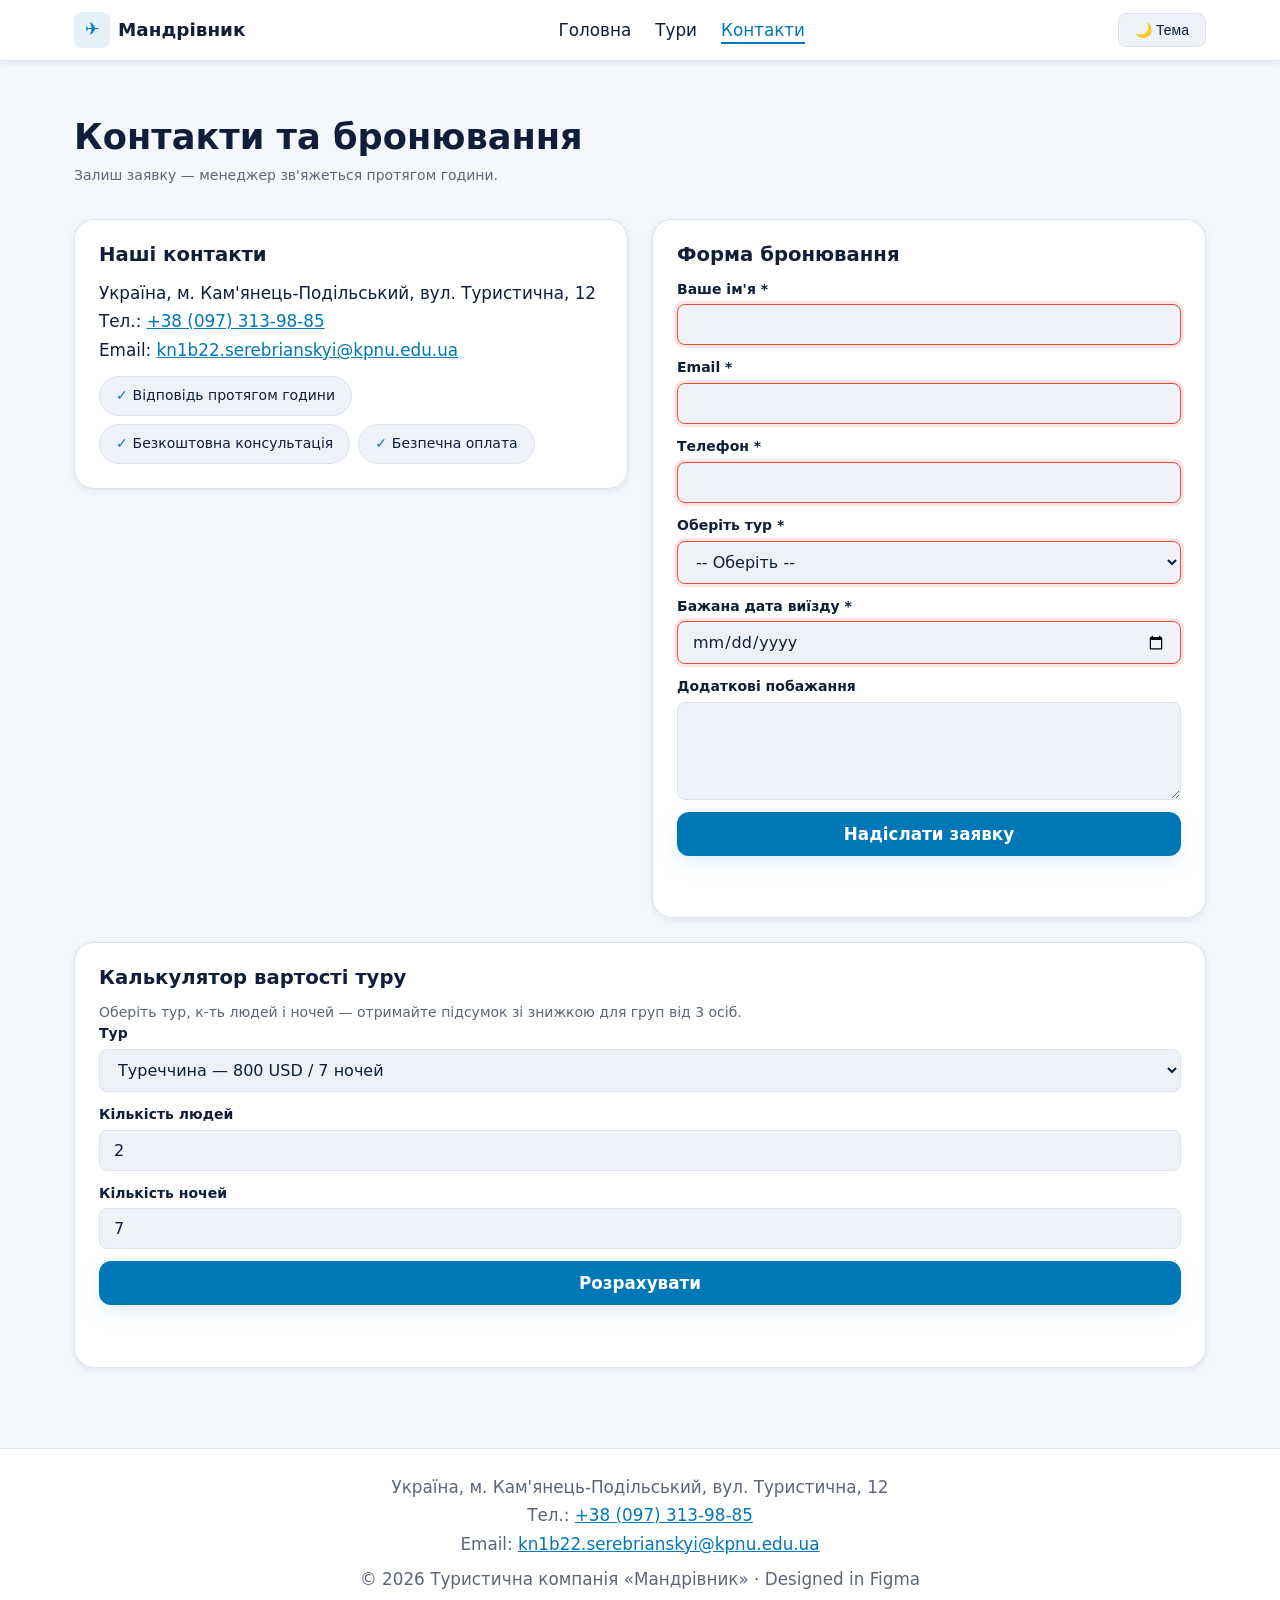
<file: contacts.html>
<!DOCTYPE html>
<html lang="uk" data-theme="light">
<head>
  <meta charset="UTF-8">
  <meta name="viewport" content="width=device-width, initial-scale=1.0">
  <meta name="description" content="Контакти, бронювання та калькулятор вартості туру">

  <meta property="og:title" content="Контакти — Мандрівник">
  <meta property="og:type" content="website">

  <title>Контакти — Туристична компанія «Мандрівник»</title>
  <link rel="stylesheet" href="styles.css">
</head>
<body>
  <a class="skip-link" href="#main">Перейти до контенту</a>

  <header class="site-header">
    <div class="header-inner">
      <a class="site-logo" href="index.html">
        <span class="site-logo__icon" aria-hidden="true">✈️</span>
        <span class="site-logo__text">Мандрівник</span>
      </a>
      <nav class="site-nav" aria-label="Головна навігація">
        <ul class="nav-list">
          <li><a href="index.html">Головна</a></li>
          <li><a href="tours.html">Тури</a></li>
          <li><a href="contacts.html" aria-current="page">Контакти</a></li>
        </ul>
      </nav>
      <button id="theme-toggle" class="theme-toggle" type="button" aria-label="Перемкнути тему">
        🌙 Тема
      </button>
    </div>
  </header>

  <main id="main" class="container">
    <header class="page-head">
      <h2 id="contacts-heading">Контакти та бронювання</h2>
      <p class="muted">Залиш заявку — менеджер зв'яжеться протягом години.</p>
    </header>

    <div class="contacts-grid">
      <section class="card" aria-labelledby="contact-info-heading">
        <h3 id="contact-info-heading">Наші контакти</h3>
        <address>
          Україна, м. Кам'янець-Подільський, вул. Туристична, 12<br>
          Тел.: <a href="tel:+380973139885">+38 (097) 313-98-85</a><br>
          Email: <a href="mailto:kn1b22.serebrianskyi@kpnu.edu.ua">kn1b22.serebrianskyi@kpnu.edu.ua</a>
        </address>
        <ul class="features">
          <li>Відповідь протягом години</li>
          <li>Безкоштовна консультація</li>
          <li>Безпечна оплата</li>
        </ul>
      </section>

      <section class="card" aria-labelledby="booking-form-heading">
        <h3 id="booking-form-heading">Форма бронювання</h3>

        <form id="booking-form" class="booking-form" action="#" method="post">
          <div class="form-row">
            <label for="name">Ваше ім'я *</label>
            <input type="text" id="name" name="name" required minlength="2" maxlength="50">
          </div>
          <div class="form-row">
            <label for="email">Email *</label>
            <input type="email" id="email" name="email" required>
          </div>
          <div class="form-row">
            <label for="phone">Телефон *</label>
            <input type="tel" id="phone" name="phone" required pattern="\+?[0-9\s\-\(\)]{10,}">
          </div>
          <div class="form-row">
            <label for="tour">Оберіть тур *</label>
            <select id="tour" name="tour" required>
              <option value="">-- Оберіть --</option>
              <option value="turkey">Туреччина</option>
              <option value="egypt">Єгипет</option>
              <option value="greece">Греція</option>
              <option value="italy">Італія</option>
            </select>
          </div>
          <div class="form-row">
            <label for="date">Бажана дата виїзду *</label>
            <input type="date" id="date" name="date" required>
          </div>
          <div class="form-row">
            <label for="message">Додаткові побажання</label>
            <textarea id="message" name="message" rows="4"></textarea>
          </div>
          <button class="btn btn--primary" type="submit">Надіслати заявку</button>
        </form>

        <p id="booking-status" class="status-msg" role="status" aria-live="polite"></p>
      </section>
    </div>

    <section class="card calc" aria-labelledby="calc-heading">
      <h3 id="calc-heading">Калькулятор вартості туру</h3>
      <p class="hint">Оберіть тур, к-ть людей і ночей — отримайте підсумок зі знижкою для груп від 3 осіб.</p>

      <form id="calc-form" class="booking-form">
        <div class="form-row">
          <label for="calc-tour">Тур</label>
          <select id="calc-tour" required>
            <option value="turkey">Туреччина — 800 USD / 7 ночей</option>
            <option value="egypt">Єгипет — 1100 USD / 10 ночей</option>
            <option value="greece">Греція — 950 USD / 8 ночей</option>
            <option value="italy">Італія — 1300 USD / 9 ночей</option>
          </select>
        </div>
        <div class="form-row">
          <label for="calc-people">Кількість людей</label>
          <input type="number" id="calc-people" min="1" max="20" value="2" required>
        </div>
        <div class="form-row">
          <label for="calc-nights">Кількість ночей</label>
          <input type="number" id="calc-nights" min="1" max="30" value="7" required>
        </div>
        <button class="btn btn--primary" type="submit">Розрахувати</button>
      </form>

      <p id="calc-result" class="calc-result" role="status" aria-live="polite"></p>
    </section>
  </main>

  <footer class="site-footer">
    <div class="footer-inner">
      <address>
        Україна, м. Кам'янець-Подільський, вул. Туристична, 12<br>
        Тел.: <a href="tel:+380973139885">+38 (097) 313-98-85</a><br>
        Email: <a href="mailto:kn1b22.serebrianskyi@kpnu.edu.ua">kn1b22.serebrianskyi@kpnu.edu.ua</a>
      </address>
      <p>&copy; 2026 Туристична компанія «Мандрівник» · Designed in Figma</p>
    </div>
  </footer>

  <script src="app.js"></script>
</body>
</html>
</file>
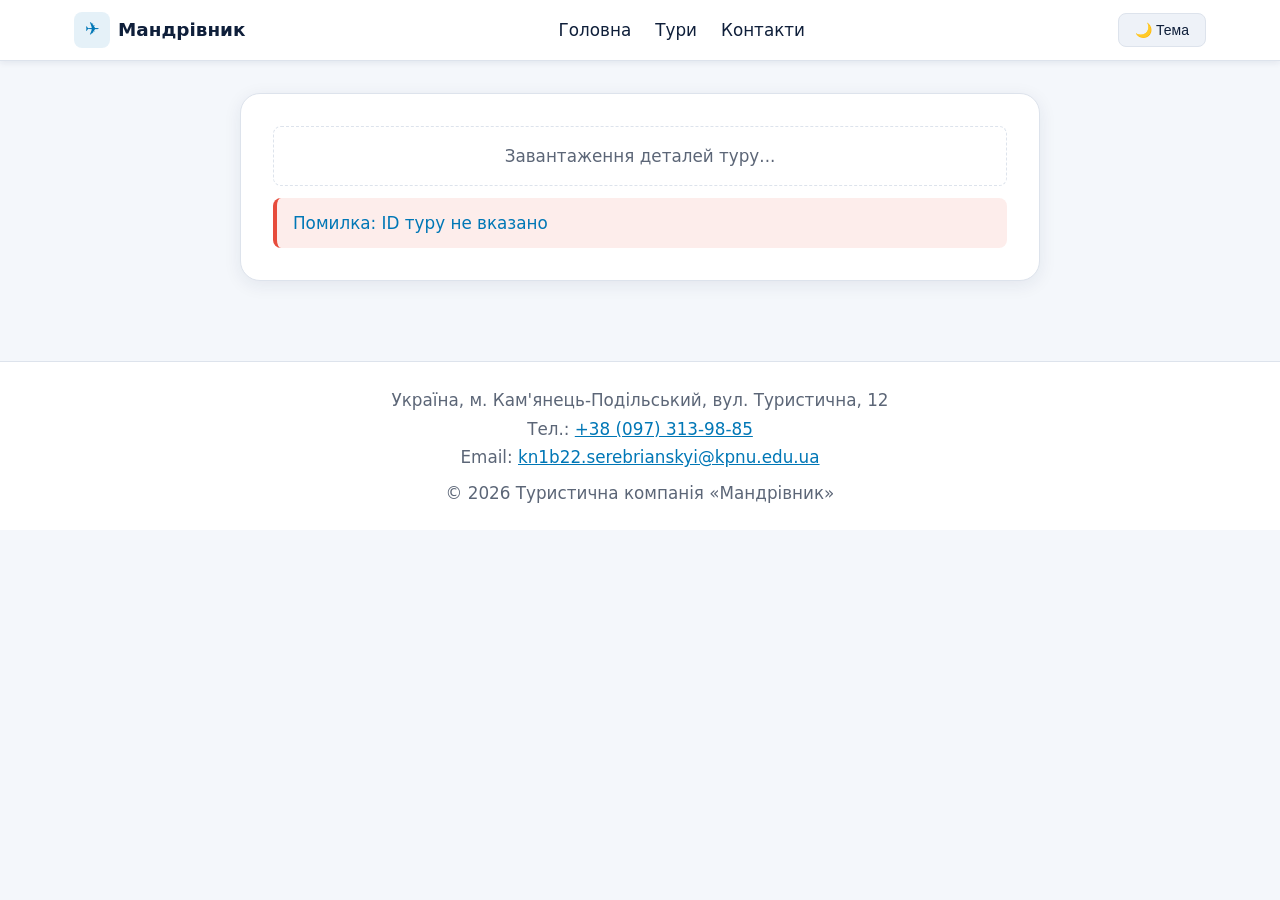
<file: details.html>
<!DOCTYPE html>
<html lang="uk" data-theme="light">
<head>
  <meta charset="UTF-8">
  <meta name="viewport" content="width=device-width, initial-scale=1.0">

  <title>Деталі туру — Туристична компанія «Мандрівник»</title>
  <link rel="stylesheet" href="styles.css">
</head>
<body>
  <header class="site-header">
    <div class="header-inner">
      <a class="site-logo" href="index.html">
        <span class="site-logo__icon" aria-hidden="true">✈️</span>
        <span class="site-logo__text">Мандрівник</span>
      </a>
      <nav class="site-nav" aria-label="Головна навігація">
        <ul class="nav-list">
          <li><a href="index.html">Головна</a></li>
          <li><a href="tours.html">Тури</a></li>
          <li><a href="contacts.html">Контакти</a></li>
        </ul>
      </nav>
      <button id="theme-toggle" class="theme-toggle" type="button" aria-label="Перемкнути тему">
        🌙 Тема
      </button>
    </div>
  </header>

  <main id="main" class="container">
    <div id="tour-details" class="tour-details-container">
      <div id="loader" class="loader">Завантаження деталей туру...</div>
      <p id="error-msg" class="status-msg error-msg" role="alert" hidden></p>
      
      <!-- Content will be injected here by app.js -->
      <article id="tour-content" hidden>
        <header class="page-head">
          <div id="tour-emoji" class="tour-emoji-large" aria-hidden="true"></div>
          <h2 id="tour-name">Назва туру</h2>
          <p id="tour-meta" class="muted"></p>
        </header>

        <section class="tour-section">
          <h3>Про тур</h3>
          <p id="tour-full-description"></p>
        </section>

        <section class="tour-section">
          <h3>Що включено у вартість</h3>
          <ul id="tour-included" class="included-list"></ul>
        </section>

        <section class="tour-section booking-box">
          <p class="price-large">Ціна: <strong id="tour-price"></strong> USD</p>
          <a class="btn btn--primary btn--lg" href="contacts.html">Забронювати зараз</a>
        </section>
        
        <div class="back-link">
            <a href="tours.html" class="btn btn--ghost">&larr; Повернутися до каталогу</a>
        </div>
      </article>
    </div>
  </main>

  <footer class="site-footer">
    <div class="footer-inner">
      <address>
        Україна, м. Кам'янець-Подільський, вул. Туристична, 12<br>
        Тел.: <a href="tel:+380973139885">+38 (097) 313-98-85</a><br>
        Email: <a href="mailto:kn1b22.serebrianskyi@kpnu.edu.ua">kn1b22.serebrianskyi@kpnu.edu.ua</a>
      </address>
      <p>&copy; 2026 Туристична компанія «Мандрівник»</p>
    </div>
  </footer>

  <script src="app.js"></script>
</body>
</html>
</file>
<file: styles.css>
/* ============================================================
   Лаб 7. Тема: «Туристична компанія "Мандрівник"»
   Дизайн-токени з Figma (Dev Mode → Inspect → CSS).
   Палітра і типографіка згенеровані під сучасний travel-сайт.
   ============================================================ */

:root {
  /* Color tokens (Figma → Inspect) */
  --color-bg:           #f4f7fb;
  --color-surface:      #ffffff;
  --color-surface-alt:  #eef2f8;
  --color-text:         #0f1f3a;
  --color-text-muted:   #5c6677;
  --color-accent:       #0077b6;
  --color-accent-hover: #005f92;
  --color-accent-soft:  rgba(0, 119, 182, 0.10);
  --color-secondary:    #00b4d8;
  --color-border:       #dde3ec;
  --color-shadow:       rgba(20, 40, 80, 0.08);
  --color-error:        #e74c3c;
  --color-success:      #27ae60;

  /* Typography scale (Figma Text Styles) */
  --font-family:        'Inter', 'Segoe UI', system-ui, sans-serif;
  --fs-display:         clamp(2rem, 4vw + 1rem, 3.5rem);
  --fs-h1:              clamp(1.6rem, 3vw, 2.2rem);
  --fs-h2:              clamp(1.3rem, 2.5vw, 1.75rem);
  --fs-h3:              1.2rem;
  --fs-body:            clamp(0.95rem, 1vw + 0.5rem, 1.05rem);
  --fs-small:           0.875rem;
  --lh-tight:           1.15;
  --lh-normal:          1.55;

  /* Spacing (Figma Auto Layout gap) */
  --s-1: 4px;  --s-2: 8px;  --s-3: 12px;
  --s-4: 16px; --s-5: 24px; --s-6: 32px;
  --s-7: 48px; --s-8: 64px;

  /* Radius */
  --r-sm: 8px;  --r-md: 12px;  --r-lg: 20px;  --r-full: 999px;

  /* Elevation */
  --elev-1: 0 2px 6px var(--color-shadow);
  --elev-2: 0 4px 18px var(--color-shadow);
  --elev-3: 0 12px 32px rgba(15, 31, 58, 0.15);

  font-family: var(--font-family);
}

[data-theme="dark"] {
  --color-bg:           #0f1117;
  --color-surface:      #1a1d27;
  --color-surface-alt:  #20232f;
  --color-text:         #e8eaf2;
  --color-text-muted:   #a0a3b1;
  --color-accent:       #4ea8de;
  --color-accent-hover: #80c0ec;
  --color-accent-soft:  rgba(78, 168, 222, 0.18);
  --color-secondary:    #48cae4;
  --color-border:       #2a2e3e;
  --color-shadow:       rgba(0, 0, 0, 0.35);
}

* { box-sizing: border-box; margin: 0; padding: 0; }

body {
  background: var(--color-bg);
  color: var(--color-text);
  font-size: var(--fs-body);
  line-height: var(--lh-normal);
  transition: background 0.3s ease, color 0.3s ease;
}

a { color: var(--color-accent); }
ul { list-style: none; }

/* ============================================================
   Accessibility — skip-link
   ============================================================ */
.skip-link {
  position: absolute;
  left: -9999px;
  top: 8px;
  background: var(--color-accent);
  color: #fff;
  padding: 8px 16px;
  border-radius: var(--r-sm);
  text-decoration: none;
  z-index: 100;
}
.skip-link:focus {
  left: 8px;
}

:focus-visible {
  outline: 3px solid var(--color-accent);
  outline-offset: 2px;
  border-radius: var(--r-sm);
}

/* ============================================================
   Шапка сайту
   ============================================================ */
.site-header {
  background: var(--color-surface);
  border-bottom: 1px solid var(--color-border);
  box-shadow: var(--elev-1);
  position: sticky;
  top: 0;
  z-index: 50;
  backdrop-filter: blur(12px);
}

.header-inner {
  max-width: 1180px;
  margin: 0 auto;
  padding: var(--s-3) var(--s-5);
  display: flex;
  justify-content: space-between;
  align-items: center;
  gap: var(--s-3);
  flex-wrap: wrap;
}

.site-logo {
  display: inline-flex;
  align-items: center;
  gap: var(--s-2);
  text-decoration: none;
  color: var(--color-text);
  font-weight: 700;
  font-size: 1.15rem;
}
.site-logo__icon {
  display: inline-flex;
  width: 36px; height: 36px;
  background: var(--color-accent-soft);
  color: var(--color-accent);
  border-radius: var(--r-sm);
  align-items: center;
  justify-content: center;
  font-size: 1.1rem;
}

.site-nav .nav-list {
  display: flex;
  gap: var(--s-5);
  flex-wrap: wrap;
}
.site-nav a {
  color: var(--color-text);
  text-decoration: none;
  font-weight: 500;
  transition: color 0.2s ease;
}
.site-nav a:hover { color: var(--color-accent); }
.site-nav a[aria-current="page"] {
  color: var(--color-accent);
  border-bottom: 2px solid var(--color-accent);
  padding-bottom: 2px;
}

.theme-toggle {
  background: var(--color-surface-alt);
  color: var(--color-text);
  border: 1px solid var(--color-border);
  padding: 8px 16px;
  border-radius: var(--r-sm);
  cursor: pointer;
  font-size: var(--fs-small);
  font-weight: 500;
  transition: all 0.2s ease;
}
.theme-toggle:hover {
  border-color: var(--color-accent);
  color: var(--color-accent);
}

/* ============================================================
   HERO (новий блок Лаб 7)
   ============================================================ */
.hero {
  background:
    radial-gradient(circle at 20% 20%, rgba(0, 180, 216, 0.20), transparent 50%),
    radial-gradient(circle at 80% 80%, rgba(0, 119, 182, 0.25), transparent 50%),
    linear-gradient(135deg, var(--color-surface-alt), var(--color-surface));
  border-bottom: 1px solid var(--color-border);
}

.hero__inner {
  max-width: 1180px;
  margin: 0 auto;
  padding: var(--s-8) var(--s-5);
  display: flex;
  flex-direction: column;
  gap: var(--s-4);
  align-items: flex-start;
}

.hero__eyebrow {
  color: var(--color-accent);
  font-weight: 600;
  letter-spacing: 0.1em;
  text-transform: uppercase;
  font-size: var(--fs-small);
}

.hero__title {
  font-size: var(--fs-display);
  line-height: var(--lh-tight);
  font-weight: 800;
  max-width: 18ch;
}

.hero__subtitle {
  color: var(--color-text-muted);
  font-size: 1.1rem;
  max-width: 60ch;
}

.hero__actions {
  display: flex;
  gap: var(--s-3);
  flex-wrap: wrap;
  margin-top: var(--s-2);
}

.hero__stats {
  display: flex;
  gap: var(--s-6);
  flex-wrap: wrap;
  margin-top: var(--s-4);
  padding-top: var(--s-4);
  border-top: 1px solid var(--color-border);
  width: 100%;
}
.hero__stats li { color: var(--color-text-muted); font-size: var(--fs-small); }
.hero__stats strong {
  display: block;
  color: var(--color-text);
  font-size: 1.5rem;
  font-weight: 800;
  margin-bottom: 2px;
}

/* ============================================================
   Загальний контейнер і секції
   ============================================================ */
.container {
  max-width: 1180px;
  margin: 0 auto;
  padding: var(--s-6) var(--s-5);
}

.section { margin-bottom: var(--s-7); }

.section__title {
  font-size: var(--fs-h1);
  font-weight: 800;
  margin-bottom: var(--s-2);
  color: var(--color-text);
}

.section__lead {
  color: var(--color-text-muted);
  margin-bottom: var(--s-5);
  max-width: 60ch;
}

.page-head {
  padding: var(--s-5) 0 var(--s-6) 0;
}
.page-head h2 { font-size: var(--fs-h1); font-weight: 800; }

h2, h3, h4 { line-height: var(--lh-tight); margin-bottom: var(--s-2); }

/* ============================================================
   Кнопки (Figma component variants)
   ============================================================ */
.btn {
  display: inline-flex;
  align-items: center;
  justify-content: center;
  gap: var(--s-2);
  padding: 10px 20px;
  border-radius: var(--r-md);
  border: 2px solid var(--color-border);
  background: var(--color-surface);
  color: var(--color-text);
  font-weight: 600;
  font-size: var(--fs-body);
  font-family: inherit;
  text-decoration: none;
  cursor: pointer;
  transition: transform 0.15s ease, background 0.2s ease, border-color 0.2s ease;
}

.btn--primary {
  background: var(--color-accent);
  color: #fff;
  border-color: var(--color-accent);
  box-shadow: 0 8px 20px var(--color-accent-soft);
}
.btn--primary:hover {
  background: var(--color-accent-hover);
  border-color: var(--color-accent-hover);
  transform: translateY(-2px);
}

.btn--ghost {
  background: transparent;
  color: var(--color-text);
  border-color: var(--color-accent);
}
.btn--ghost:hover { border-color: var(--color-accent); color: var(--color-accent); }

.btn--lg { padding: 14px 28px; font-size: 1.05rem; }

/* ============================================================
   Картки турів (Figma card component)
   ============================================================ */
.tours-grid {
  display: grid;
  grid-template-columns: repeat(auto-fit, minmax(min(100%, 280px), 1fr));
  gap: var(--s-4);
  container-type: inline-size;
  container-name: tours;
}

.tour-card {
  background: var(--color-surface);
  border: 1px solid var(--color-border);
  border-radius: var(--r-lg);
  padding: var(--s-5);
  display: flex;
  flex-direction: column;
  gap: var(--s-2);
  box-shadow: var(--elev-1);
  transition: transform 0.2s ease, box-shadow 0.2s ease, border-color 0.2s ease;
}

.tour-card:hover {
  transform: translateY(-4px);
  box-shadow: var(--elev-3);
  border-color: var(--color-accent-soft);
}

.tour-emoji {
  width: 56px; height: 56px;
  display: inline-flex;
  align-items: center;
  justify-content: center;
  background: var(--color-accent-soft);
  border-radius: var(--r-md);
  font-size: 1.8rem;
  margin-bottom: var(--s-2);
}

.card-title {
  font-size: var(--fs-h3);
  font-weight: 700;
}

.muted { color: var(--color-text-muted); font-size: var(--fs-small); }

.price {
  color: var(--color-accent);
  font-weight: 700;
  font-size: 1.1rem;
  margin-top: auto !important;
}

.card-actions {
  display: flex;
  gap: 6px;
  margin-top: var(--s-2);
  padding-top: var(--s-2);
  border-top: 1px solid var(--color-border);
}

.card-actions button {
  flex: 1.5;
  background: transparent;
  border: 1px solid var(--color-border);
  border-radius: var(--r-sm);
  padding: 12px 16px;
  cursor: pointer;
  color: var(--color-text);
  font-size: 1.25rem;
  transition: all 0.15s ease;
  display: flex;
  align-items: center;
  justify-content: center;
}
.card-actions button:hover {
  background: var(--color-accent-soft);
  border-color: var(--color-accent);
  color: var(--color-accent);
}
.card-actions button.flash {
  background: var(--color-accent);
  color: #fff;
  transform: scale(1.08);
}

.tour-card.is-fav {
  border-color: var(--color-accent);
  box-shadow: 0 12px 30px var(--color-accent-soft);
}
.tour-card.is-fav .card-actions button[data-action="favorite"] {
  background: var(--color-accent);
  color: #fff;
}

/* Container Queries — горизонтальна картка на широких контейнерах */
@container tours (min-width: 700px) {
  .tour-card {
    display: grid;
    grid-template-columns: auto 1fr auto;
    grid-template-areas:
      "emoji  title  price"
      "emoji  meta   price"
      "emoji  desc   btn"
      "actions actions actions";
    align-items: center;
    column-gap: var(--s-4);
  }
  .tour-emoji  { grid-area: emoji; margin: 0; }
  .card-title  { grid-area: title; }
  .muted       { grid-area: meta; }
  .tour-card > p:not(.muted):not(.price) { grid-area: desc; }
  .price       { grid-area: price; text-align: right; margin: 0 !important; }
  .btn         { grid-area: btn; justify-self: end; }
  .card-actions { grid-area: actions; }
}

/* ============================================================
   Список переваг
   ============================================================ */
.features {
  display: flex;
  flex-wrap: wrap;
  gap: var(--s-2);
}
.features li {
  background: var(--color-surface-alt);
  border: 1px solid var(--color-border);
  border-radius: var(--r-full);
  padding: 8px 16px;
  font-weight: 500;
  font-size: var(--fs-small);
}
.features li::before { content: "✓ "; color: var(--color-accent); font-weight: 700; }

/* ============================================================
   Сторінка контактів
   ============================================================ */
.contacts-grid {
  display: grid;
  gap: var(--s-5);
  grid-template-columns: repeat(auto-fit, minmax(min(100%, 320px), 1fr));
  align-items: start;
}

.card {
  background: var(--color-surface);
  border: 1px solid var(--color-border);
  border-radius: var(--r-lg);
  padding: var(--s-5);
  box-shadow: var(--elev-1);
}

.card h3 { margin-bottom: var(--s-3); }
.card address { font-style: normal; margin-bottom: var(--s-3); line-height: 1.7; }

.booking-form {
  display: flex;
  flex-direction: column;
  gap: var(--s-3);
}

.form-row { display: flex; flex-direction: column; }
.form-row label {
  margin-bottom: 4px;
  font-weight: 600;
  font-size: var(--fs-small);
}
.form-row input,
.form-row select,
.form-row textarea {
  width: 100%;
  padding: 10px 14px;
  border: 1px solid var(--color-border);
  border-radius: var(--r-sm);
  background: var(--color-surface-alt);
  color: var(--color-text);
  font-size: 1rem;
  font-family: inherit;
  transition: border-color 0.2s ease;
}
.form-row input:focus,
.form-row select:focus,
.form-row textarea:focus {
  outline: none;
  border-color: var(--color-accent);
  box-shadow: 0 0 0 3px var(--color-accent-soft);
}
.hint {
  font-size: var(--fs-small);
  color: var(--color-text-muted);
  margin-top: 4px;
}

/* ============================================================
   Калькулятор + результат (Лаб 4)
   ============================================================ */
.calc { margin-top: var(--s-5); }

.calc-result {
  margin-top: var(--s-3);
  padding: var(--s-3) var(--s-4);
  border-radius: var(--r-sm);
  white-space: pre-line;
  font-weight: 500;
  min-height: 1.5em;
}
.calc-result.success {
  background: var(--color-accent-soft);
  border-left: 4px solid var(--color-accent);
}
.calc-result.error {
  background: rgba(231, 76, 60, 0.10);
  border-left: 4px solid var(--color-error);
  color: var(--color-error);
}

/* ============================================================
   Каталог через fetch (Лаб 6)
   ============================================================ */
.catalog-toolbar {
  display: flex;
  align-items: center;
  flex-wrap: wrap;
  gap: var(--s-3);
  margin-bottom: var(--s-4);
}
.catalog-toolbar h3 { margin: 0; flex: 1 1 auto; }
.catalog-toolbar #catalog-meta { margin: 0; }

.loader {
  padding: var(--s-4);
  text-align: center;
  background: var(--color-surface);
  border: 1px dashed var(--color-border);
  border-radius: var(--r-sm);
  color: var(--color-text-muted);
}

.error-msg {
  background: rgba(231, 76, 60, 0.10);
  border-left: 4px solid var(--color-error);
  color: var(--color-error);
  padding: 12px 16px;
  border-radius: var(--r-sm);
}

.status-msg {
  min-height: 1.5em;
  font-weight: 500;
  color: var(--color-accent);
  margin-top: var(--s-3);
}

/* ============================================================
   Підвал
   ============================================================ */
.site-footer {
  background: var(--color-surface);
  border-top: 1px solid var(--color-border);
  color: var(--color-text-muted);
  margin-top: var(--s-7);
}

.footer-inner {
  max-width: 1180px;
  margin: 0 auto;
  padding: var(--s-5);
  text-align: center;
}

.site-footer address {
  font-style: normal;
  margin-bottom: var(--s-2);
  line-height: 1.7;
}

.site-footer a { color: var(--color-accent); }

/* ============================================================
   Mobile
   ============================================================ */
@media (max-width: 640px) {
  .nav-list { gap: var(--s-3); font-size: var(--fs-small); }
  .hero__title { font-size: 2rem; }
  .hero__stats { gap: var(--s-4); }
}

/* ============================================================
   ������� ������� ���� (details.html)
   ============================================================ */
.tour-details-container {
  background: var(--color-surface);
  border: 1px solid var(--color-border);
  border-radius: var(--r-lg);
  padding: var(--s-6);
  box-shadow: var(--elev-2);
  max-width: 800px;
  margin: 0 auto;
}

.tour-emoji-large {
  width: 80px; height: 80px;
  display: inline-flex;
  align-items: center;
  justify-content: center;
  background: var(--color-accent-soft);
  border-radius: var(--r-md);
  font-size: 3rem;
  margin-bottom: var(--s-3);
}

.tour-section {
  margin-top: var(--s-5);
  padding-top: var(--s-5);
  border-top: 1px solid var(--color-border);
}

.included-list {
  margin-top: var(--s-3);
  display: grid;
  gap: var(--s-2);
}
.included-list li::before {
  content: '?? ';
  color: var(--color-success);
}

.booking-box {
  background: var(--color-surface-alt);
  padding: var(--s-4);
  border-radius: var(--r-md);
  display: flex;
  justify-content: space-between;
  align-items: center;
  flex-wrap: wrap;
  gap: var(--s-3);
}

.price-large {
  font-size: 1.25rem;
  color: var(--color-text);
}
.price-large strong {
  font-size: 2rem;
  color: var(--color-accent);
}

.back-link {
  margin-top: var(--s-6);
  text-align: center;
}

/* ============================================================
   �������� ����
   ============================================================ */
.form-row input:invalid:not(:placeholder-shown),
.form-row select:invalid:not(:placeholder-shown),
.form-row textarea:invalid:not(:placeholder-shown) {
  border-color: var(--color-error);
  box-shadow: 0 0 0 3px rgba(231, 76, 60, 0.15);
}


/* ============================================================
   ���� ��� ���� ����
   ============================================================ */
.tour-card__img {
  width: 100%;
  height: 200px;
  object-fit: cover;
  border-radius: var(--r-md);
  margin-bottom: var(--s-3);
}

.tour-details__img-wrapper {
  width: 100%;
  max-height: 400px;
  overflow: hidden;
  border-radius: var(--r-lg);
  margin-bottom: var(--s-4);
}

.tour-details__img {
  width: 100%;
  height: auto;
  object-fit: cover;
}


/* ============================================================
   �������� ���� ��� ������ (���� ���� ������ � ���������)
   ============================================================ */
.tour-card {
  padding: 0;
  overflow: hidden;
  display: flex;
  flex-direction: column;
  gap: 0;
}

.tour-card__img {
  width: 100%;
  height: 220px;
  object-fit: cover;
  border-radius: 0;
  margin: 0;
}

.tour-card__content {
  padding: var(--s-5);
  display: flex;
  flex-direction: column;
  gap: var(--s-2);
  flex: 1;
}

.tour-card__foot {
  margin-top: auto;
  display: flex;
  flex-direction: column;
  gap: var(--s-3);
  padding-top: var(--s-2);
}

/* ��������� ����-������ ��� ������������� ������ */
@container tours (min-width: 700px) {
  .tour-card {
    display: grid;
    grid-template-columns: 300px 1fr;
    grid-template-rows: auto;
    grid-template-areas: "img content";
    align-items: stretch;
  }
  .tour-card__img {
    grid-area: img;
    height: 100%;
    min-height: 250px;
  }
  .tour-card__content {
    grid-area: content;
  }
  .tour-card__foot {
    flex-direction: row;
    align-items: center;
    justify-content: space-between;
  }
  .tour-card__foot .btn { order: 2; }
  .tour-card__foot .card-actions { order: 1; border: none; padding: 0; margin: 0; }
}

/* ============================================================
   ������� ������� ���� (���� ������ � ���������)
   ============================================================ */
.tour-details-container {
  padding: 0;
  overflow: hidden;
}

.tour-details__img-wrapper {
  width: 100%;
  height: 400px;
  margin: 0;
  border-radius: 0;
}

.tour-details__img {
  width: 100%;
  height: 100%;
  object-fit: cover;
}

.tour-details-container article > * {
  padding-left: var(--s-6);
  padding-right: var(--s-6);
}

.tour-details-container .page-head {
  padding-top: var(--s-6);
}

.tour-details-container .tour-section:last-of-type {
    padding-bottom: var(--s-6);
}

.tour-details-container .back-link {
    padding-bottom: var(--s-6);
}

/* ============================================================
   �����������: ���� � ��������� (Padding)
   ============================================================ */
.tour-card {
  padding: var(--s-5);
  overflow: visible;
  display: flex;
  flex-direction: column;
  gap: var(--s-3);
}

.tour-card__img {
  width: 100%;
  height: 200px;
  object-fit: cover;
  border-radius: var(--r-md);
  margin: 0;
}

.tour-card__content {
  padding: 0;
  display: flex;
  flex-direction: column;
  gap: var(--s-2);
  flex: 1;
}

/* ��������� ����������� ����� ��� ������������� ������, �� ��������� �������� */
@container tours (min-width: 700px) {
  .tour-card {
    display: flex;
    flex-direction: column;
  }
  .tour-card__img {
    height: 200px;
  }
}

/* ������� ������� */
.tour-details-container {
  padding: var(--s-6);
}

.tour-details__img-wrapper {
  border-radius: var(--r-lg);
  margin-bottom: var(--s-5);
  overflow: hidden;
}

.tour-details-container article > * {
  padding-left: 0;
  padding-right: 0;
}
</file>
